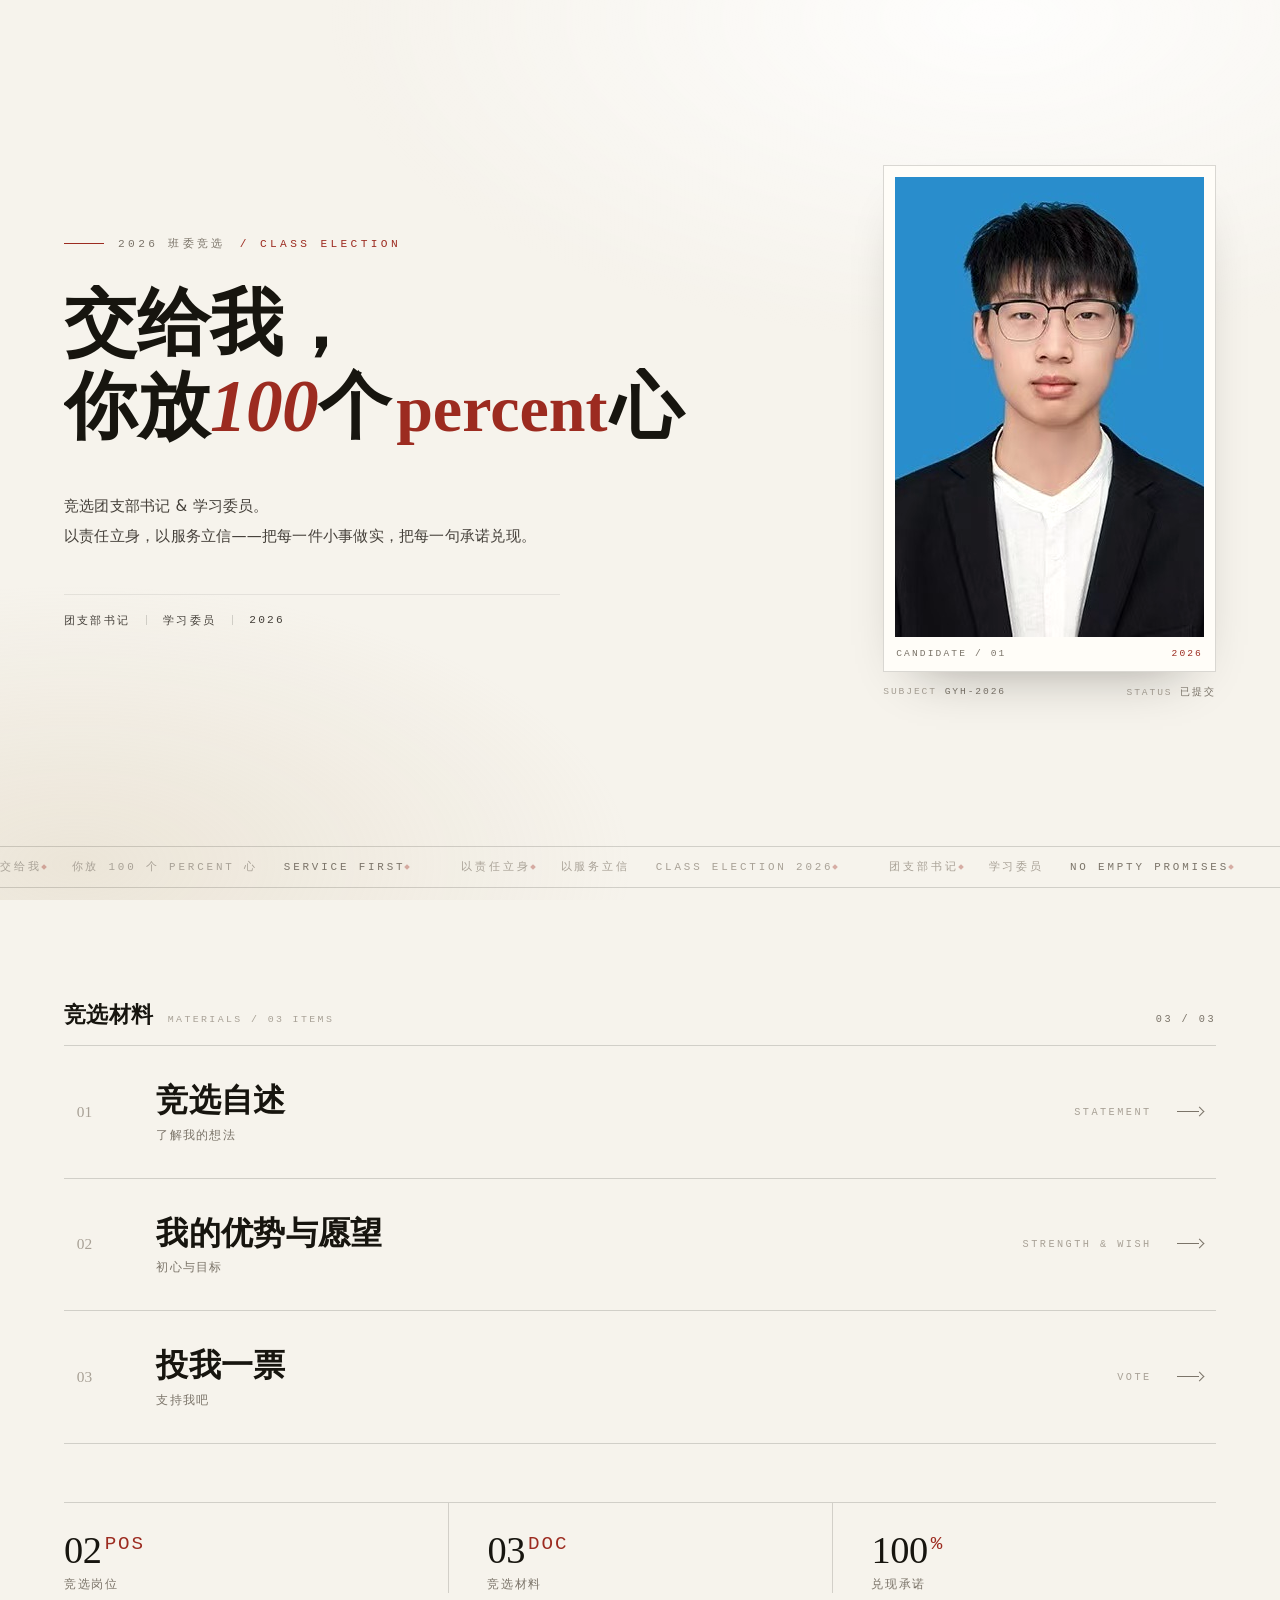
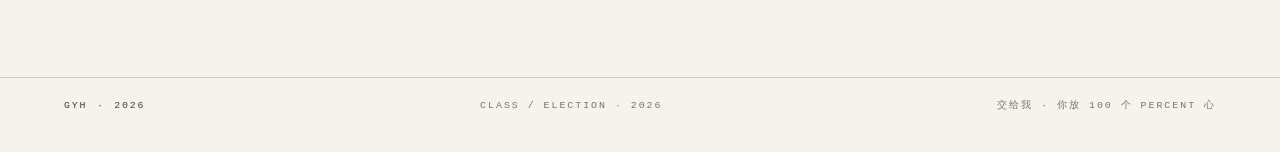
<file: index.html>
<!DOCTYPE html>
<html lang="zh-CN">
<head>
<meta charset="UTF-8">
<meta name="viewport" content="width=device-width, initial-scale=1.0">
<meta name="theme-color" content="#f6f3ec">
<meta name="description" content="2026 班委竞选 · 竞选团支部书记与学习委员。交给我，你放100个percent心。">
<title>交给我，你放100个percent心 · 班委竞选 2026</title>
<link rel="icon" href="assets/favicon.svg" type="image/svg+xml">
<script>document.documentElement.classList.add("js")</script>
<link rel="stylesheet" href="style.css?v=paper1">
</head>
<body>

<div class="progress" aria-hidden="true"></div>

<!-- ==================== HERO ==================== -->
<header class="hero wrap">
  <div class="hero-inner">

    <div class="hero-main">
      <p class="eyebrow fade-up d1">2026 班委竞选 <em>/ CLASS ELECTION</em></p>

      <h1 class="display">
        <span class="ln"><span>交给我，</span></span>
        <span class="ln"><span>你放<i class="num">100</i>个<em>percent</em>心</span></span>
      </h1>

      <p class="lede fade-up d2">
        竞选团支部书记 &amp; 学习委员。<br>
        以责任立身，以服务立信——把每一件小事做实，把每一句承诺兑现。
      </p>

      <ul class="tags fade-up d3">
        <li>团支部书记</li>
        <li>学习委员</li>
        <li>2026</li>
      </ul>
    </div>

    <aside class="subject fade-up d2" aria-label="竞选人档案">
      <div class="subject-inner">
        <div class="portrait">
          <img src="assets/portrait-blue.jpg" alt="竞选人证件照" width="318" height="460">
          <div class="caption">
            <span>Candidate / 01</span>
            <b>2026</b>
          </div>
        </div>

        <div class="subject-meta">
          <span>SUBJECT <b>GYH-2026</b></span>
          <span>STATUS <b>已提交</b></span>
        </div>
      </div>
    </aside>

  </div>
</header>

<!-- ==================== 跑马灯 ==================== -->
<div class="ticker" aria-hidden="true">
  <div class="ticker-track">
    <span>交给我<i></i>你放 100 个 percent 心</span>
    <span class="on">Service First<i></i></span>
    <span>以责任立身<i></i>以服务立信</span>
    <span>Class Election 2026<i></i></span>
    <span>团支部书记<i></i>学习委员</span>
    <span class="on">No Empty Promises<i></i></span>
    <span>交给我<i></i>你放 100 个 percent 心</span>
    <span>Service First<i></i></span>
    <span>交给我<i></i>你放 100 个 percent 心</span>
    <span class="on">Service First<i></i></span>
    <span>以责任立身<i></i>以服务立信</span>
    <span>Class Election 2026<i></i></span>
    <span>团支部书记<i></i>学习委员</span>
    <span class="on">No Empty Promises<i></i></span>
    <span>交给我<i></i>你放 100 个 percent 心</span>
    <span>Service First<i></i></span>
  </div>
</div>

<!-- ==================== 三个栏目 ==================== -->
<section class="section wrap">
  <div class="sec-top reveal">
    <h2>竞选材料<small>Materials / 03 Items</small></h2>
    <span class="count">03 / 03</span>
  </div>

  <nav class="entries" aria-label="竞选材料">
    <a href="about.html" class="entry reveal" data-img="assets/portrait-blue.jpg" data-pos="50% 12%" data-label="01 / Statement">
      <span class="idx">01</span>
      <div class="body">
        <h3>竞选自述</h3>
        <span class="desc">了解我的想法</span>
      </div>
      <span class="en">Statement</span>
      <span class="arrow" aria-hidden="true"></span>
    </a>

    <a href="plan.html" class="entry reveal" data-img="assets/portrait-blue.jpg" data-pos="50% 26%" data-label="02 / Strength">
      <span class="idx">02</span>
      <div class="body">
        <h3>我的优势与愿望</h3>
        <span class="desc">初心与目标</span>
      </div>
      <span class="en">Strength &amp; Wish</span>
      <span class="arrow" aria-hidden="true"></span>
    </a>

    <a href="vote.html" class="entry reveal" data-img="assets/portrait-blue.jpg" data-pos="50% 48%" data-label="03 / Vote">
      <span class="idx">03</span>
      <div class="body">
        <h3>投我一票</h3>
        <span class="desc">支持我吧</span>
      </div>
      <span class="en">Vote</span>
      <span class="arrow" aria-hidden="true"></span>
    </a>
  </nav>

  <div class="spec reveal">
    <div>
      <b>02<sup>POS</sup></b>
      <span>竞选岗位</span>
    </div>
    <div>
      <b>03<sup>DOC</sup></b>
      <span>竞选材料</span>
    </div>
    <div>
      <b>100<sup>%</sup></b>
      <span>兑现承诺</span>
    </div>
  </div>
</section>

<footer class="foot wrap">
  <span class="brand-mark">GYH <b>·</b> 2026</span>
  <span>Class / Election · 2026</span>
  <span>交给我 · 你放 100 个 percent 心</span>
</footer>

<div class="peek" id="peek" aria-hidden="true">
  <div class="peek-in">
    <img src="assets/portrait-blue.jpg" alt="">
    <i></i>
    <span>View</span>
  </div>
</div>

<script src="app.js"></script>
</body>
</html>
</file>
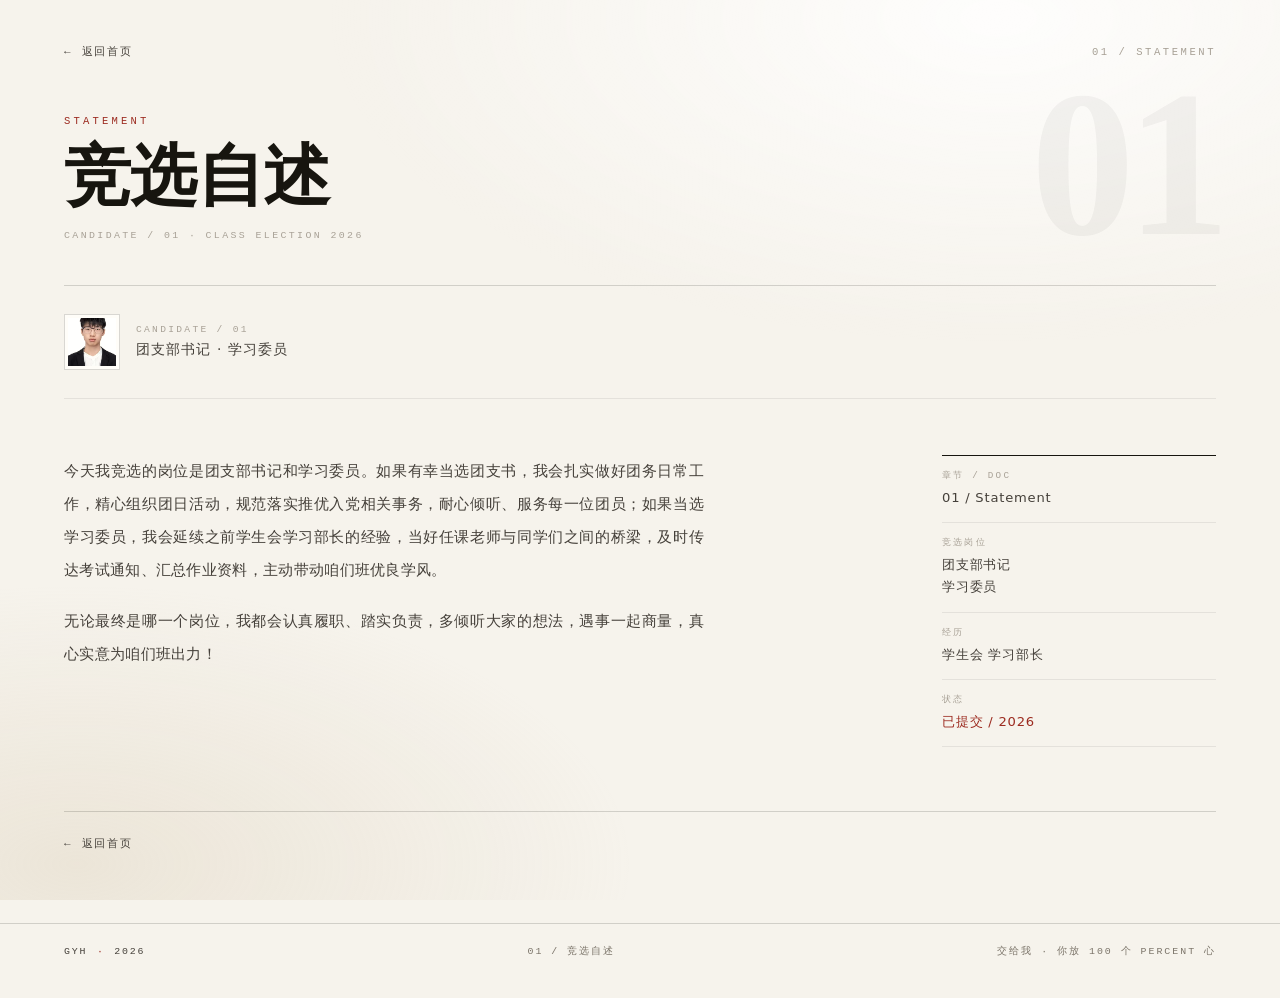
<file: about.html>
<!DOCTYPE html>
<html lang="zh-CN">
<head>
<meta charset="UTF-8">
<meta name="viewport" content="width=device-width, initial-scale=1.0">
<meta name="theme-color" content="#f6f3ec">
<title>竞选自述 · 交给我，你放100个percent心</title>
<link rel="icon" href="assets/favicon.svg" type="image/svg+xml">
<script>document.documentElement.classList.add("js")</script>
<link rel="stylesheet" href="style.css?v=paper1">
</head>
<body>

<div class="progress" aria-hidden="true"></div>

<main class="page wrap">
  <div class="page-top">
    <a href="index.html" class="back"><i>←</i> 返回首页</a>
    <span class="page-code">01 / Statement</span>
  </div>

  <div class="page-head">
    <span class="ghost" aria-hidden="true">01</span>
    <span class="kicker">Statement</span>
    <h1>竞选自述</h1>
    <span class="sub-en">Candidate / 01 · Class Election 2026</span>
  </div>

  <div class="profile-strip reveal">
    <div class="avatar">
      <img src="assets/portrait-white.jpg" alt="竞选人证件照" width="54" height="54">
    </div>
    <div class="meta">
      <span class="k">Candidate / 01</span>
      <span class="v">团支部书记 · 学习委员</span>
    </div>
  </div>

  <section class="panel reveal">
    <div class="panel-grid">
      <div class="prose">
        <span class="quote-mark" aria-hidden="true">&ldquo;</span>
        <p>
          今天我竞选的岗位是团支部书记和学习委员。如果有幸当选团支书，我会扎实做好团务日常工作，精心组织团日活动，规范落实推优入党相关事务，耐心倾听、服务每一位团员；如果当选学习委员，我会延续之前学生会学习部长的经验，当好任课老师与同学们之间的桥梁，及时传达考试通知、汇总作业资料，主动带动咱们班优良学风。
        </p>
        <p>
          无论最终是哪一个岗位，我都会认真履职、踏实负责，多倾听大家的想法，遇事一起商量，真心实意为咱们班出力！
        </p>
      </div>

      <aside class="panel-aside">
        <div class="d-row"><b>章节 / Doc</b><span>01 / Statement</span></div>
        <div class="d-row"><b>竞选岗位</b><span>团支部书记<br>学习委员</span></div>
        <div class="d-row"><b>经历</b><span>学生会 学习部长</span></div>
        <div class="d-row"><b>状态</b><span class="cy">已提交 / 2026</span></div>
      </aside>
    </div>
  </section>

  <div class="page-back">
    <a href="index.html" class="back"><i>←</i> 返回首页</a>
  </div>
</main>

<footer class="foot wrap">
  <span class="brand-mark">GYH <b>·</b> 2026</span>
  <span>01 / 竞选自述</span>
  <span>交给我 · 你放 100 个 percent 心</span>
</footer>

<script src="app.js"></script>
</body>
</html>
</file>
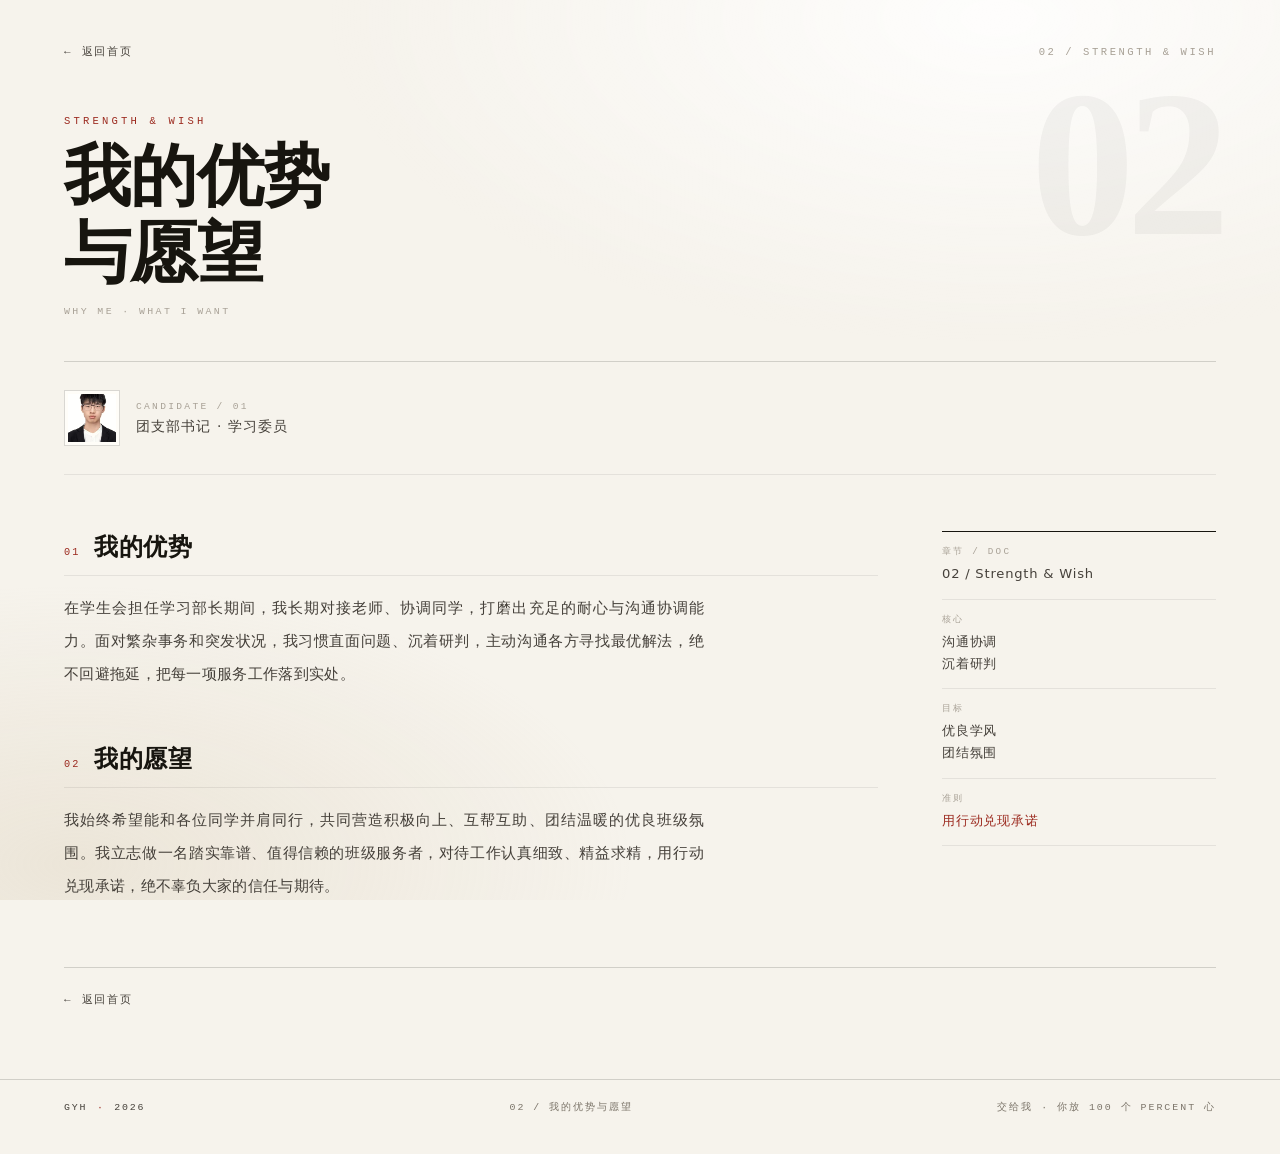
<file: plan.html>
<!DOCTYPE html>
<html lang="zh-CN">
<head>
<meta charset="UTF-8">
<meta name="viewport" content="width=device-width, initial-scale=1.0">
<meta name="theme-color" content="#f6f3ec">
<title>我的优势与愿望 · 交给我，你放100个percent心</title>
<link rel="icon" href="assets/favicon.svg" type="image/svg+xml">
<script>document.documentElement.classList.add("js")</script>
<link rel="stylesheet" href="style.css?v=paper1">
</head>
<body>

<div class="progress" aria-hidden="true"></div>

<main class="page wrap">
  <div class="page-top">
    <a href="index.html" class="back"><i>←</i> 返回首页</a>
    <span class="page-code">02 / Strength &amp; Wish</span>
  </div>

  <div class="page-head">
    <span class="ghost" aria-hidden="true">02</span>
    <span class="kicker">Strength &amp; Wish</span>
    <h1>我的优势<br>与愿望</h1>
    <span class="sub-en">Why Me · What I Want</span>
  </div>

  <div class="profile-strip reveal">
    <div class="avatar">
      <img src="assets/portrait-white.jpg" alt="竞选人证件照" width="54" height="54">
    </div>
    <div class="meta">
      <span class="k">Candidate / 01</span>
      <span class="v">团支部书记 · 学习委员</span>
    </div>
  </div>

  <section class="panel reveal">
    <div class="panel-grid">
      <div>
        <div class="block">
          <h2 data-no="01">我的优势</h2>
          <div class="prose">
            <p>
              在学生会担任学习部长期间，我长期对接老师、协调同学，打磨出充足的耐心与沟通协调能力。面对繁杂事务和突发状况，我习惯直面问题、沉着研判，主动沟通各方寻找最优解法，绝不回避拖延，把每一项服务工作落到实处。
            </p>
          </div>
        </div>

        <div class="block">
          <h2 data-no="02">我的愿望</h2>
          <div class="prose">
            <p>
              我始终希望能和各位同学并肩同行，共同营造积极向上、互帮互助、团结温暖的优良班级氛围。我立志做一名踏实靠谱、值得信赖的班级服务者，对待工作认真细致、精益求精，用行动兑现承诺，绝不辜负大家的信任与期待。
            </p>
          </div>
        </div>
      </div>

      <aside class="panel-aside">
        <div class="d-row"><b>章节 / Doc</b><span>02 / Strength &amp; Wish</span></div>
        <div class="d-row"><b>核心</b><span>沟通协调<br>沉着研判</span></div>
        <div class="d-row"><b>目标</b><span>优良学风<br>团结氛围</span></div>
        <div class="d-row"><b>准则</b><span class="cy">用行动兑现承诺</span></div>
      </aside>
    </div>
  </section>

  <div class="page-back">
    <a href="index.html" class="back"><i>←</i> 返回首页</a>
  </div>
</main>

<footer class="foot wrap">
  <span class="brand-mark">GYH <b>·</b> 2026</span>
  <span>02 / 我的优势与愿望</span>
  <span>交给我 · 你放 100 个 percent 心</span>
</footer>

<script src="app.js"></script>
</body>
</html>
</file>
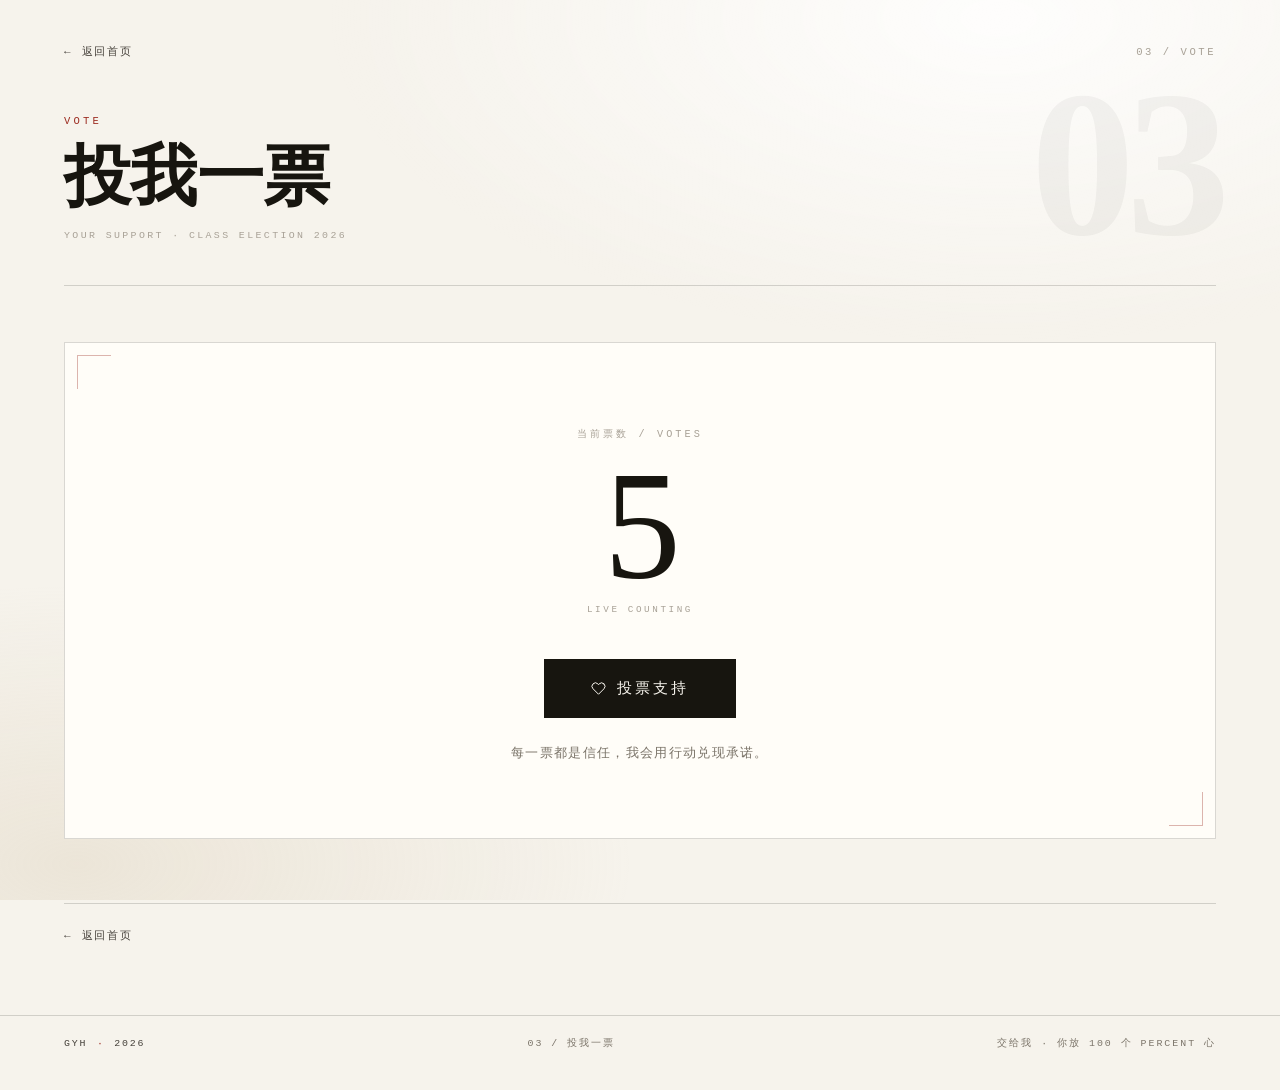
<file: vote.html>
<!DOCTYPE html>
<html lang="zh-CN">
<head>
<meta charset="UTF-8">
<meta name="viewport" content="width=device-width, initial-scale=1.0">
<meta name="theme-color" content="#f6f3ec">
<title>投我一票 · 交给我，你放100个percent心</title>
<link rel="icon" href="assets/favicon.svg" type="image/svg+xml">
<script>document.documentElement.classList.add("js")</script>
<link rel="stylesheet" href="style.css?v=paper1">
</head>
<body>

<div class="progress" aria-hidden="true"></div>

<main class="page wrap">
  <div class="page-top">
    <a href="index.html" class="back"><i>←</i> 返回首页</a>
    <span class="page-code">03 / Vote</span>
  </div>

  <div class="page-head">
    <span class="ghost" aria-hidden="true">03</span>
    <span class="kicker">Vote</span>
    <h1>投我一票</h1>
    <span class="sub-en">Your Support · Class Election 2026</span>
  </div>

  <section class="vote-box reveal">
    <div class="vote-label">当前票数 / Votes</div>
    <div class="vote-num" id="voteNum">5</div>
    <div class="vote-hint">Live Counting</div>

    <button class="btn-vote" id="voteBtn" type="button">
      <svg viewBox="0 0 24 24" aria-hidden="true">
        <path d="M20.8 4.6a5.5 5.5 0 0 0-7.8 0L12 5.7l-1-1.1a5.5 5.5 0 0 0-7.8 7.8l8.8 8.8 8.8-8.8a5.5 5.5 0 0 0 0-7.8z"/>
      </svg>
      投票支持
    </button>

    <p class="vote-note">每一票都是信任，我会用行动兑现承诺。</p>

    <span class="seal" id="seal" aria-hidden="true">
      <b>已投</b>
      <i>Class 2026</i>
    </span>
  </section>

  <div class="page-back">
    <a href="index.html" class="back"><i>←</i> 返回首页</a>
  </div>
</main>

<footer class="foot wrap">
  <span class="brand-mark">GYH <b>·</b> 2026</span>
  <span>03 / 投我一票</span>
  <span>交给我 · 你放 100 个 percent 心</span>
</footer>

<div class="popup" id="popup" role="dialog" aria-modal="true" aria-hidden="true" aria-labelledby="popTitle">
  <div class="popup-card">
    <div class="ic">
      <svg viewBox="0 0 24 24" aria-hidden="true"><path d="M20 6 9 17l-5-5"/></svg>
    </div>
    <h2 id="popTitle">感谢你的支持！</h2>
    <p>你的一票对我很重要</p>
    <button type="button" id="closePop">好的</button>
  </div>
</div>

<script src="app.js"></script>
<script>
(function () {
  var num = 5;
  var dom = document.getElementById('voteNum');
  var btn = document.getElementById('voteBtn');
  var pop = document.getElementById('popup');
  var seal = document.getElementById('seal');

  function paint(bump) {
    dom.textContent = num;
    if (bump) {
      dom.classList.remove('bump');
      void dom.offsetWidth;
      dom.classList.add('bump');
    }
  }

  var live = setInterval(function () { num++; paint(true); }, 2400);

  btn.addEventListener('click', function () {
    num++;
    paint(true);
    clearInterval(live);

    seal.classList.add('on');

    setTimeout(function () {
      pop.classList.add('show');
      pop.setAttribute('aria-hidden', 'false');
      document.getElementById('closePop').focus();
    }, 620);

    btn.disabled = true;
  });

  function closePop() {
    pop.classList.remove('show');
    pop.setAttribute('aria-hidden', 'true');
  }

  document.getElementById('closePop').addEventListener('click', closePop);
  pop.addEventListener('click', function (e) { if (e.target === pop) closePop(); });
  document.addEventListener('keydown', function (e) { if (e.key === 'Escape') closePop(); });
})();
</script>
</body>
</html>
</file>
<file: style.css>
/* ============================================================
   GYH · CLASS ELECTION 2026  /  editorial edition
   暖纸白 · 墨黑 · 一点朱红
   ============================================================ */

*, *::before, *::after { box-sizing: border-box; }

:root {
  --paper:    #f6f3ec;
  --paper-2:  #fffdf8;
  --ink:      #17150f;
  --ink-70:   #45403a;
  --ink-45:   #7b7469;
  --ink-25:   #a8a196;
  --rule:     rgba(23, 21, 15, .16);
  --rule-2:   rgba(23, 21, 15, .075);
  --red:      #9c2b20;
  --red-35:   rgba(156, 43, 32, .35);
  --red-08:   rgba(156, 43, 32, .08);

  --f-serif: "Source Han Serif SC", "Noto Serif SC", "Songti SC", "SimSun", Georgia, "Times New Roman", serif;
  --f-cn: "PingFang SC", "HarmonyOS Sans SC", "Source Han Sans SC", "Microsoft YaHei", system-ui, sans-serif;
  --f-en: Georgia, "Times New Roman", "Songti SC", serif;
  --f-mono: "Bahnschrift", "Consolas", ui-monospace, "Courier New", monospace;

  --ease: cubic-bezier(.16, .84, .24, 1);
  --gutter: clamp(20px, 5vw, 72px);
}

html {
  -webkit-text-size-adjust: 100%;
  scroll-behavior: smooth;
}

body {
  margin: 0;
  min-height: 100vh;
  display: flex;
  flex-direction: column;
  overflow-x: hidden;
  background: var(--paper);
  color: var(--ink);
  font-family: var(--f-cn);
  -webkit-font-smoothing: antialiased;
  text-rendering: optimizeLegibility;
}

/* 纸面暖光：极淡，只让整片米白有呼吸感 */
body::before {
  content: "";
  position: fixed;
  inset: 0;
  z-index: 0;
  pointer-events: none;
  background:
    radial-gradient(90% 62% at 78% 2%, rgba(255, 255, 255, .85), transparent 58%),
    radial-gradient(70% 50% at 6% 96%, rgba(214, 199, 172, .3), transparent 62%);
}

::selection { background: var(--ink); color: var(--paper); }

a { color: inherit; text-decoration: none; }
img { max-width: 100%; display: block; }
button { font: inherit; color: inherit; }

/* ---------------- 滚动进度 ---------------- */

.progress {
  position: fixed;
  top: 0;
  left: 0;
  z-index: 60;
  width: 0;
  height: 2px;
  background: var(--red);
  transition: width .12s linear;
}

/* ---------------- 布局容器 ---------------- */

.wrap {
  width: 100%;
  max-width: 1440px;
  margin: 0 auto;
  padding-left: var(--gutter);
  padding-right: var(--gutter);
}

/* ---------------- HERO ---------------- */

.hero {
  position: relative;
  z-index: 2;
  display: flex;
  align-items: center;
  min-height: 94svh;
  padding-top: clamp(72px, 10vh, 128px);
  padding-bottom: clamp(48px, 8vh, 96px);
}

.hero-inner {
  display: grid;
  grid-template-columns: minmax(0, 1fr) clamp(240px, 26vw, 372px);
  align-items: center;
  gap: clamp(32px, 6vw, 92px);
  width: 100%;
}

.hero-main { min-width: 0; }

.eyebrow {
  display: flex;
  align-items: center;
  gap: 14px;
  margin: 0 0 clamp(20px, 2.6vw, 34px);
  font-family: var(--f-mono);
  font-size: .7rem;
  letter-spacing: .3em;
  text-transform: uppercase;
  color: var(--ink-45);
}

.eyebrow::before {
  content: "";
  width: 40px;
  height: 1px;
  background: var(--red);
  flex: none;
}

.eyebrow em {
  font-style: normal;
  color: var(--red);
}

/* 巨字 */
.display {
  margin: 0 0 clamp(26px, 3.2vw, 44px);
  font-family: var(--f-serif);
  font-weight: 700;
  font-size: clamp(2.1rem, calc(min(100vw, 1440px) * 0.062 - 6px), 6.8rem);
  line-height: 1.06;
  letter-spacing: 0;
  color: var(--ink);
}

.display .ln {
  display: block;
  overflow: hidden;
  padding-bottom: .07em;
}

.display .ln > span {
  display: block;
  will-change: transform;
}

html.js .display .ln > span {
  transform: translateY(110%);
  animation: lineUp 1s var(--ease) forwards;
}

html.js .display .ln:nth-child(1) > span { animation-delay: .1s; }
html.js .display .ln:nth-child(2) > span { animation-delay: .22s; }

@keyframes lineUp { to { transform: translateY(0); } }

.display .num {
  font-family: var(--f-en);
  font-weight: 700;
  letter-spacing: -.01em;
  color: var(--red);
}

.display em {
  font-style: normal;
  font-family: var(--f-en);
  font-weight: 700;
  font-size: .9em;
  letter-spacing: 0;
  color: var(--red);
  margin-left: .08em;
  margin-right: .04em;
}

.lede {
  max-width: 35em;
  margin: 0 0 clamp(28px, 3.4vw, 42px);
  font-size: clamp(.94rem, 1.1vw, 1.05rem);
  line-height: 2;
  color: var(--ink-70);
  letter-spacing: .015em;
}

.lede .hl { color: var(--ink); }

.tags {
  display: flex;
  flex-wrap: wrap;
  gap: 0;
  margin: 0;
  padding: 0;
  list-style: none;
  border-top: 1px solid var(--rule-2);
  padding-top: 18px;
  max-width: 31em;
}

.tags li {
  display: inline-flex;
  align-items: center;
  font-family: var(--f-mono);
  font-size: .7rem;
  letter-spacing: .2em;
  color: var(--ink-70);
}

.tags li + li::before {
  content: "";
  display: inline-block;
  width: 1px;
  height: 10px;
  margin: 0 16px;
  background: var(--rule);
}

/* ---------------- 人像（档案相框） ---------------- */

.subject {
  position: relative;
  justify-self: end;
  width: 100%;
  max-width: 372px;
  min-width: 0;
}

.subject-inner {
  position: relative;
  transition: transform .8s var(--ease);
}

.subject:hover .subject-inner { transform: translateY(-8px); }

.portrait {
  position: relative;
  background: var(--paper-2);
  border: 1px solid var(--rule);
  padding: 11px 11px 0;
  box-shadow: 0 26px 54px -34px rgba(23, 21, 15, .45);
  transition: box-shadow .8s var(--ease);
}

.subject:hover .portrait {
  box-shadow: 0 34px 64px -30px rgba(23, 21, 15, .5);
}

.portrait img {
  width: 100%;
  aspect-ratio: 318 / 460;
  object-fit: cover;
  filter: saturate(.92) contrast(1.03) sepia(.05);
  transition: filter .8s var(--ease), transform 1.1s var(--ease);
}

.subject:hover .portrait img { filter: saturate(1) contrast(1.05) sepia(0); }

.portrait .caption {
  display: flex;
  align-items: baseline;
  justify-content: space-between;
  gap: 10px;
  padding: 11px 1px 12px;
  font-family: var(--f-mono);
  font-size: .6rem;
  letter-spacing: .22em;
  text-transform: uppercase;
  color: var(--ink-45);
}

.portrait .caption b {
  font-weight: 400;
  color: var(--red);
  letter-spacing: .22em;
}

.subject-meta {
  display: flex;
  justify-content: space-between;
  gap: 12px;
  margin-top: 14px;
  font-family: var(--f-mono);
  font-size: .6rem;
  letter-spacing: .2em;
  text-transform: uppercase;
  color: var(--ink-25);
}

.subject-meta b {
  font-weight: 400;
  color: var(--ink-45);
}

/* ---------------- 跑马灯 ---------------- */

.ticker {
  position: relative;
  z-index: 2;
  overflow: hidden;
  border-top: 1px solid var(--rule);
  border-bottom: 1px solid var(--rule);
  padding: 13px 0;
}

.ticker-track {
  display: flex;
  width: max-content;
  animation: tickMove 52s linear infinite;
}

.ticker-track span {
  display: inline-flex;
  align-items: center;
  flex: none;
  padding-right: 26px;
  font-family: var(--f-mono);
  font-size: .68rem;
  letter-spacing: .26em;
  text-transform: uppercase;
  color: var(--ink-25);
  white-space: nowrap;
}

.ticker-track span.on { color: var(--ink-45); }

.ticker-track span i {
  display: inline-block;
  width: 4px;
  height: 4px;
  margin: 0 26px 0 0;
  background: var(--red-35);
  transform: rotate(45deg);
}

@keyframes tickMove {
  from { transform: translate3d(0, 0, 0); }
  to   { transform: translate3d(-50%, 0, 0); }
}

/* ---------------- 栏目 ---------------- */

.section {
  position: relative;
  z-index: 2;
  padding-top: clamp(58px, 9vw, 112px);
  padding-bottom: clamp(44px, 7vw, 84px);
}

.sec-top {
  display: flex;
  align-items: baseline;
  justify-content: space-between;
  gap: 20px;
  padding-bottom: 16px;
}

.sec-top h2 {
  margin: 0;
  font-family: var(--f-serif);
  font-size: clamp(1.1rem, 1.7vw, 1.35rem);
  font-weight: 700;
  letter-spacing: .02em;
}

.sec-top h2 small {
  display: inline-block;
  margin-left: 14px;
  font-family: var(--f-mono);
  font-size: .62rem;
  font-weight: 400;
  letter-spacing: .24em;
  text-transform: uppercase;
  color: var(--ink-25);
}

.sec-top .count {
  font-family: var(--f-mono);
  font-size: .64rem;
  letter-spacing: .24em;
  color: var(--ink-45);
}

.entries {
  display: block;
  border-top: 1px solid var(--rule);
}

.entry {
  position: relative;
  display: grid;
  grid-template-columns: 54px minmax(0, 1fr) auto 26px;
  align-items: center;
  gap: clamp(14px, 2vw, 26px);
  padding: clamp(22px, 2.8vw, 34px) clamp(4px, 1vw, 14px);
  border-bottom: 1px solid var(--rule);
  overflow: hidden;
}

/* hover 从左铺开的极淡朱红 */
.entry::before {
  content: "";
  position: absolute;
  inset: 0;
  z-index: -1;
  background: linear-gradient(90deg, var(--red-08), rgba(156, 43, 32, 0) 62%);
  transform: scaleX(0);
  transform-origin: left;
  transition: transform .6s var(--ease);
}

.entry:hover::before,
.entry:focus-visible::before { transform: scaleX(1); }

/* 左侧朱红线索 */
.entry::after {
  content: "";
  position: absolute;
  left: 0;
  top: 0;
  bottom: 0;
  width: 2px;
  background: var(--red);
  transform: scaleY(0);
  transform-origin: top;
  transition: transform .55s var(--ease);
}

.entry:hover::after,
.entry:focus-visible::after { transform: scaleY(1); }

.entry .idx {
  font-family: var(--f-en);
  font-size: clamp(.9rem, 1.2vw, 1.05rem);
  font-variant-numeric: tabular-nums;
  color: var(--ink-25);
  transition: color .4s var(--ease);
}

.entry:hover .idx { color: var(--red); }

.entry .body { min-width: 0; }

.entry .body h3 {
  margin: 0 0 5px;
  font-family: var(--f-serif);
  font-size: clamp(1.3rem, 2.6vw, 2rem);
  font-weight: 700;
  letter-spacing: .01em;
  line-height: 1.3;
  transition: color .4s var(--ease);
}

.entry .body .desc {
  display: block;
  font-size: .78rem;
  letter-spacing: .1em;
  color: var(--ink-45);
}

.entry .en {
  font-family: var(--f-mono);
  font-size: .64rem;
  letter-spacing: .24em;
  text-transform: uppercase;
  color: var(--ink-25);
  white-space: nowrap;
  transition: color .4s var(--ease);
}

.entry:hover .en { color: var(--ink-45); }

.entry .arrow {
  position: relative;
  width: 26px;
  height: 10px;
  justify-self: end;
}

.entry .arrow::before,
.entry .arrow::after {
  content: "";
  position: absolute;
  background: var(--ink-45);
  transition: background .4s var(--ease), transform .5s var(--ease);
}

.entry .arrow::before {
  top: 4px;
  left: 0;
  width: 22px;
  height: 1px;
}

.entry .arrow::after {
  top: 1px;
  right: 0;
  width: 7px;
  height: 7px;
  background: none;
  border-top: 1px solid var(--ink-45);
  border-right: 1px solid var(--ink-45);
  transform: rotate(45deg);
}

.entry:hover .arrow::before { background: var(--red); transform: translateX(4px); }
.entry:hover .arrow::after { border-color: var(--red); transform: rotate(45deg) translate(3px, -3px); }

/* 数据条 */
.spec {
  display: grid;
  grid-template-columns: repeat(3, minmax(0, 1fr));
  margin-top: clamp(34px, 5vw, 58px);
  border-top: 1px solid var(--rule);
}

.spec > div {
  padding: clamp(18px, 2.4vw, 28px) 0 0;
}

.spec > div + div {
  padding-left: clamp(14px, 3vw, 40px);
  border-left: 1px solid var(--rule);
}

.spec b {
  display: block;
  font-family: var(--f-en);
  font-size: clamp(1.6rem, 3vw, 2.4rem);
  font-weight: 400;
  line-height: 1;
  letter-spacing: -.01em;
  color: var(--ink);
}

.spec b sup {
  font-family: var(--f-mono);
  font-size: .5em;
  letter-spacing: .1em;
  color: var(--red);
  margin-left: 3px;
  vertical-align: super;
}

.spec span {
  display: block;
  margin-top: 8px;
  font-size: .74rem;
  letter-spacing: .14em;
  color: var(--ink-45);
}

/* ---------------- 页脚 ---------------- */

.foot {
  position: relative;
  z-index: 2;
  display: flex;
  align-items: baseline;
  justify-content: space-between;
  gap: 16px;
  margin-top: auto;
  padding-top: 20px;
  padding-bottom: clamp(24px, 4vw, 40px);
  border-top: 1px solid var(--rule);
  font-family: var(--f-mono);
  font-size: .62rem;
  letter-spacing: .2em;
  text-transform: uppercase;
  color: var(--ink-45);
}

.foot .brand-mark { color: var(--ink-70); letter-spacing: .18em; }
.foot .brand-mark b { color: var(--red); font-weight: 400; margin: 0 .2em; }

/* ---------------- 悬停预览 ---------------- */

.peek {
  position: fixed;
  top: 0;
  left: 0;
  z-index: 40;
  width: 196px;
  opacity: 0;
  pointer-events: none;
  transform: translate3d(-400px, -400px, 0);
  transition: opacity .35s var(--ease);
  will-change: transform;
}

.peek.on { opacity: 1; }

.peek-in {
  position: relative;
  background: var(--paper-2);
  border: 1px solid var(--rule);
  padding: 7px 7px 0;
  box-shadow: 0 24px 50px -26px rgba(23, 21, 15, .5);
}

.peek-in img {
  width: 100%;
  aspect-ratio: 3 / 3.8;
  object-fit: cover;
  filter: saturate(.92) contrast(1.03) sepia(.05);
}

.peek-in i {
  display: block;
  height: 26px;
}

.peek-in span {
  position: absolute;
  left: 12px;
  bottom: 8px;
  font-family: var(--f-mono);
  font-size: .56rem;
  letter-spacing: .24em;
  text-transform: uppercase;
  color: var(--ink-45);
}

/* ---------------- 滚动入场 ---------------- */

.reveal {
  opacity: 0;
  transform: translateY(18px);
  transition: opacity .9s var(--ease), transform .9s var(--ease);
}

.reveal.in { opacity: 1; transform: none; }

html:not(.js) .reveal { opacity: 1; transform: none; }

.fade-up {
  opacity: 0;
  transform: translateY(14px);
  animation: fadeUp 1s var(--ease) forwards;
}

.fade-up.d1 { animation-delay: .35s; }
.fade-up.d2 { animation-delay: .5s; }
.fade-up.d3 { animation-delay: .65s; }

@keyframes fadeUp { to { opacity: 1; transform: none; } }

html:not(.js) .fade-up { opacity: 1; transform: none; }

/* ============================================================
   子页
   ============================================================ */

.page {
  position: relative;
  z-index: 2;
  flex: 1 0 auto;
  padding-top: clamp(30px, 5vh, 56px);
  padding-bottom: clamp(40px, 6vw, 72px);
}

.page-top {
  display: flex;
  align-items: center;
  justify-content: space-between;
  gap: 16px;
  padding-bottom: clamp(28px, 5vw, 56px);
}

.back {
  display: inline-flex;
  align-items: center;
  gap: 9px;
  font-family: var(--f-mono);
  font-size: .68rem;
  letter-spacing: .18em;
  text-transform: uppercase;
  color: var(--ink-70);
  transition: color .3s var(--ease);
}

.back i {
  font-style: normal;
  transition: transform .35s var(--ease);
}

.back:hover { color: var(--red); }
.back:hover i { transform: translateX(-4px); }

.page-code {
  font-family: var(--f-mono);
  font-size: .66rem;
  letter-spacing: .24em;
  text-transform: uppercase;
  color: var(--ink-25);
}

.page-head {
  position: relative;
  padding-bottom: clamp(26px, 4vw, 44px);
  border-bottom: 1px solid var(--rule);
}

.page-head .ghost {
  position: absolute;
  right: -6px;
  top: -34px;
  z-index: -1;
  font-family: var(--f-en);
  font-size: clamp(5rem, 17vw, 13rem);
  font-weight: 700;
  line-height: .8;
  letter-spacing: -.04em;
  color: rgba(23, 21, 15, .045);
  pointer-events: none;
  user-select: none;
}

.page-head .kicker {
  display: block;
  margin-bottom: 12px;
  font-family: var(--f-mono);
  font-size: .66rem;
  letter-spacing: .3em;
  text-transform: uppercase;
  color: var(--red);
}

.page-head h1 {
  margin: 0 0 14px;
  font-family: var(--f-serif);
  font-size: clamp(2.2rem, 5.4vw, 4.2rem);
  font-weight: 700;
  line-height: 1.14;
  letter-spacing: -.01em;
}

.page-head .sub-en {
  display: block;
  font-family: var(--f-mono);
  font-size: .62rem;
  letter-spacing: .24em;
  text-transform: uppercase;
  color: var(--ink-25);
}

/* 档案条 */
.profile-strip {
  display: flex;
  align-items: center;
  gap: 16px;
  padding: clamp(20px, 3vw, 28px) 0;
  border-bottom: 1px solid var(--rule-2);
}

.avatar {
  flex: none;
  width: 56px;
  height: 56px;
  border: 1px solid var(--rule);
  background: var(--paper-2);
  padding: 3px;
}

.avatar img {
  width: 100%;
  height: 100%;
  object-fit: cover;
  filter: saturate(.92) contrast(1.03) sepia(.05);
}

.profile-strip .meta { display: grid; gap: 6px; }

.profile-strip .meta .k {
  font-family: var(--f-mono);
  font-size: .6rem;
  letter-spacing: .24em;
  text-transform: uppercase;
  color: var(--ink-25);
}

.profile-strip .meta .v {
  font-size: .86rem;
  letter-spacing: .08em;
  color: var(--ink-70);
}

/* 正文面板 */
.panel {
  padding-top: clamp(34px, 5vw, 56px);
}

.panel-grid {
  display: grid;
  grid-template-columns: minmax(0, 1fr) clamp(200px, 22vw, 274px);
  gap: clamp(28px, 5vw, 76px);
  align-items: start;
}

.prose {
  position: relative;
  max-width: 40em;
}

.prose p {
  margin: 0;
  font-size: clamp(.96rem, 1.12vw, 1.06rem);
  line-height: 2.15;
  color: var(--ink-70);
  letter-spacing: .02em;
  text-align: justify;
  text-justify: inter-ideograph;
}

.prose p + p { margin-top: 1.2em; }

.panel .quote-mark { display: none; }

.block + .block { margin-top: clamp(34px, 4.4vw, 52px); }

.block h2 {
  position: relative;
  display: flex;
  align-items: baseline;
  gap: 14px;
  margin: 0 0 16px;
  padding-bottom: 12px;
  border-bottom: 1px solid var(--rule-2);
  font-family: var(--f-serif);
  font-size: clamp(1.2rem, 2vw, 1.5rem);
  font-weight: 700;
  letter-spacing: .02em;
}

.block h2::before {
  content: attr(data-no);
  font-family: var(--f-mono);
  font-size: .64rem;
  font-weight: 400;
  letter-spacing: .2em;
  color: var(--red);
}

/* 右侧数据列 */
.panel-aside {
  display: grid;
  gap: 0;
  border-top: 1px solid var(--ink);
  padding-top: 0;
}

.d-row {
  display: grid;
  gap: 5px;
  padding: 13px 0;
  border-bottom: 1px solid var(--rule-2);
}

.d-row b {
  font-family: var(--f-mono);
  font-size: .58rem;
  font-weight: 400;
  letter-spacing: .24em;
  text-transform: uppercase;
  color: var(--ink-25);
}

.d-row span {
  font-size: .82rem;
  line-height: 1.7;
  letter-spacing: .06em;
  color: var(--ink-70);
}

.d-row .cy { color: var(--red); }

.page-back {
  margin-top: clamp(38px, 6vw, 64px);
  padding-top: 20px;
  border-top: 1px solid var(--rule);
}

/* ============================================================
   投票页
   ============================================================ */

.vote-box {
  position: relative;
  margin-top: clamp(30px, 5vw, 56px);
  padding: clamp(40px, 7vw, 84px) clamp(20px, 4vw, 56px) clamp(44px, 6vw, 76px);
  border: 1px solid var(--rule);
  background: var(--paper-2);
  text-align: center;
  overflow: hidden;
}

.vote-box::before,
.vote-box::after {
  content: "";
  position: absolute;
  width: 34px;
  height: 34px;
  border: 0 solid var(--red-35);
  pointer-events: none;
}

.vote-box::before { top: 12px; left: 12px; border-top-width: 1px; border-left-width: 1px; }
.vote-box::after { bottom: 12px; right: 12px; border-bottom-width: 1px; border-right-width: 1px; }

.vote-label {
  font-family: var(--f-mono);
  font-size: .64rem;
  letter-spacing: .3em;
  text-transform: uppercase;
  color: var(--ink-25);
}

.vote-num {
  margin: 8px 0 2px;
  font-family: var(--f-en);
  font-size: clamp(4.6rem, 15vw, 9.6rem);
  font-weight: 400;
  line-height: 1;
  letter-spacing: -.03em;
  color: var(--ink);
  font-variant-numeric: tabular-nums;
}

.vote-num.bump { animation: bump .34s var(--ease); }

@keyframes bump {
  40% { transform: scale(1.075); color: var(--red); }
}

.vote-hint {
  font-family: var(--f-mono);
  font-size: .58rem;
  letter-spacing: .28em;
  text-transform: uppercase;
  color: var(--ink-25);
}

.btn-vote {
  position: relative;
  display: inline-flex;
  align-items: center;
  justify-content: center;
  gap: 11px;
  margin-top: clamp(30px, 4vw, 44px);
  padding: 19px 46px;
  border: 1px solid var(--ink);
  background: var(--ink);
  color: var(--paper);
  font-size: .92rem;
  letter-spacing: .22em;
  cursor: pointer;
  transition: background .4s var(--ease), border-color .4s var(--ease),
              color .4s var(--ease), transform .3s var(--ease);
}

.btn-vote svg {
  width: 15px;
  height: 15px;
  fill: none;
  stroke: currentColor;
  stroke-width: 1.6;
  stroke-linecap: round;
  stroke-linejoin: round;
  transition: fill .4s var(--ease);
}

.btn-vote:hover {
  background: var(--red);
  border-color: var(--red);
  color: #fff;
}

.btn-vote:hover svg { fill: currentColor; }
.btn-vote:active { transform: translateY(1px); }

.btn-vote:disabled {
  background: transparent;
  border-color: var(--rule);
  color: var(--ink-25);
  cursor: default;
}

.btn-vote:disabled svg { fill: currentColor; }

.vote-note {
  margin: 26px 0 0;
  font-size: .82rem;
  letter-spacing: .1em;
  color: var(--ink-45);
}

/* 盖章 */
.seal {
  position: absolute;
  left: 50%;
  top: 46%;
  width: clamp(150px, 24vw, 210px);
  height: clamp(150px, 24vw, 210px);
  margin-left: calc(clamp(150px, 24vw, 210px) / -2);
  margin-top: calc(clamp(150px, 24vw, 210px) / -2);
  border: 3px solid var(--red);
  border-radius: 50%;
  display: grid;
  place-content: center;
  gap: 2px;
  color: var(--red);
  opacity: 0;
  pointer-events: none;
  transform: rotate(-14deg) scale(2.4);
}

.seal b {
  display: block;
  font-family: var(--f-serif);
  font-size: clamp(1.5rem, 3vw, 2rem);
  font-weight: 700;
  letter-spacing: .18em;
  text-indent: .18em;
}

.seal i {
  display: block;
  font-family: var(--f-mono);
  font-size: .5rem;
  font-style: normal;
  letter-spacing: .3em;
  text-indent: .3em;
}

.seal.on { animation: sealIn .85s var(--ease) forwards; }

@keyframes sealIn {
  0%   { opacity: 0; transform: rotate(-14deg) scale(2.4); }
  35%  { opacity: .95; transform: rotate(-9deg) scale(.94); }
  55%  { transform: rotate(-9deg) scale(1.02); }
  100% { opacity: .9; transform: rotate(-9deg) scale(1); }
}

/* 弹窗 */
.popup {
  position: fixed;
  inset: 0;
  z-index: 100;
  display: grid;
  place-items: center;
  padding: 24px;
  background: rgba(23, 21, 15, .34);
  backdrop-filter: blur(3px);
  opacity: 0;
  visibility: hidden;
  transition: opacity .4s var(--ease), visibility .4s;
}

.popup.show { opacity: 1; visibility: visible; }

.popup-card {
  width: min(400px, 100%);
  padding: 44px 34px 34px;
  background: var(--paper-2);
  border: 1px solid var(--rule);
  box-shadow: 0 40px 80px -40px rgba(23, 21, 15, .55);
  text-align: center;
  transform: translateY(14px) scale(.98);
  transition: transform .5s var(--ease);
}

.popup.show .popup-card { transform: none; }

.popup-card .ic {
  width: 52px;
  height: 52px;
  margin: 0 auto 22px;
  display: grid;
  place-items: center;
  border: 1px solid var(--red-35);
  border-radius: 50%;
}

.popup-card .ic svg {
  width: 22px;
  height: 22px;
  fill: none;
  stroke: var(--red);
  stroke-width: 1.8;
  stroke-linecap: round;
  stroke-linejoin: round;
}

.popup-card h2 {
  margin: 0 0 10px;
  font-family: var(--f-serif);
  font-size: 1.4rem;
  font-weight: 700;
  letter-spacing: .04em;
}

.popup-card p {
  margin: 0 0 28px;
  font-size: .86rem;
  letter-spacing: .06em;
  color: var(--ink-45);
}

.popup-card button {
  width: 100%;
  padding: 15px;
  border: 1px solid var(--ink);
  background: var(--ink);
  color: var(--paper);
  font-size: .86rem;
  letter-spacing: .24em;
  cursor: pointer;
  transition: background .35s var(--ease), border-color .35s var(--ease);
}

.popup-card button:hover { background: var(--red); border-color: var(--red); }

/* ============================================================
   响应式
   ============================================================ */

@media (max-width: 1024px) {
  .hero { min-height: auto; padding-top: clamp(64px, 9vh, 96px); }
  .hero-inner { grid-template-columns: minmax(0, 1fr) clamp(210px, 26vw, 280px); gap: 34px; }
  .display { font-size: clamp(1.95rem, calc(6.2vw - 4px), 4.4rem); }
  .subject-meta { display: none; }
  .entry .en { display: none; }
  .entry { grid-template-columns: 40px minmax(0, 1fr) 22px; }
}

@media (max-width: 760px) {
  .hero-inner { grid-template-columns: minmax(0, 1fr); gap: 36px; }
  .subject { justify-self: start; max-width: 224px; order: 2; }
  .display { font-size: clamp(1.85rem, 8.6vw, 2.9rem); }
  .lede { font-size: .92rem; }
  .panel-grid { grid-template-columns: minmax(0, 1fr); gap: 34px; }
  .panel-aside { border-top-width: 1px; }
  .page-head .ghost { font-size: 6rem; top: -14px; }
  .spec { grid-template-columns: minmax(0, 1fr); }
  .spec > div { padding: 16px 0; }
  .spec > div + div { padding-left: 0; border-left: 0; border-top: 1px solid var(--rule-2); }
  .foot { flex-direction: column; align-items: flex-start; gap: 8px; }
  .foot span:nth-child(2) { display: none; }
  .sec-top h2 small { display: none; }
  .btn-vote { width: 100%; padding: 18px 24px; }
}

@media (max-width: 420px) {
  .display { font-size: clamp(1.7rem, 8.4vw, 2.3rem); }
  .tags li { font-size: .64rem; letter-spacing: .14em; }
  .tags li + li::before { margin: 0 11px; }
  .vote-box { padding-left: 14px; padding-right: 14px; }
}

/* 减弱动态 */
@media (prefers-reduced-motion: reduce) {
  *, *::before, *::after {
    animation-duration: .01ms !important;
    animation-iteration-count: 1 !important;
    transition-duration: .01ms !important;
  }
  .ticker-track { animation: none; }
}
</file>
